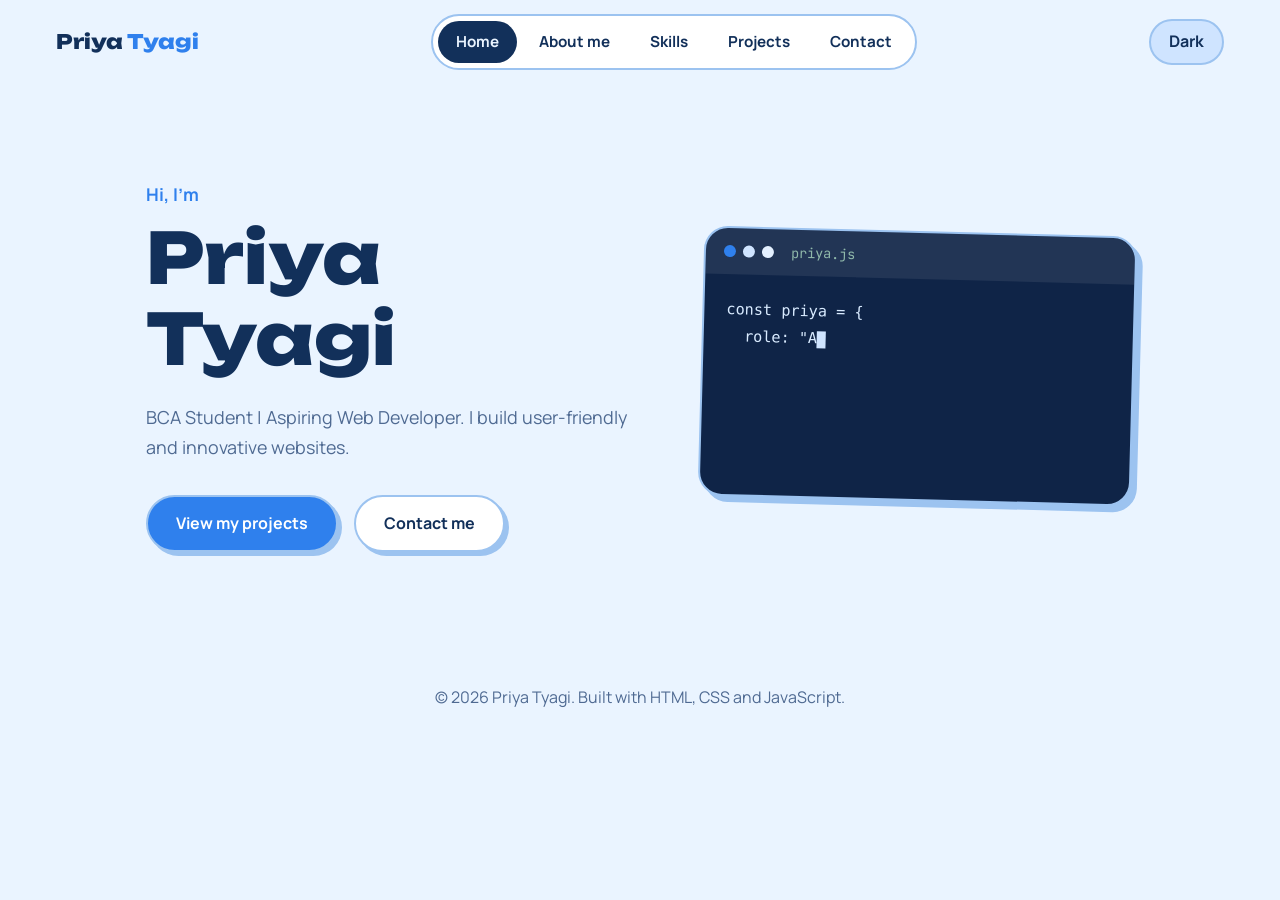
<file: index.html>
<!DOCTYPE html>
<html lang="en" data-theme="light">
<head>
  <meta charset="UTF-8">
  <meta name="viewport" content="width=device-width, initial-scale=1">
  <title>Priya Tyagi | Aspiring Web Developer</title>
  <meta name="description" content="Portfolio of Priya Tyagi, BCA student and aspiring web developer.">
  <link rel="preconnect" href="https://fonts.googleapis.com">
  <link rel="preconnect" href="https://fonts.gstatic.com" crossorigin>
  <link href="https://fonts.googleapis.com/css2?family=Unbounded:wght@500;700;800&family=Manrope:wght@400;500;700&family=JetBrains+Mono:wght@400&display=swap" rel="stylesheet">
  <link rel="stylesheet" href="style.css">
</head>
<body>

  <header class="site-header">
    <a href="index.html" class="logo">Priya<span> Tyagi</span></a>
    <nav id="nav" aria-label="Main">
      <a href="index.html" aria-current="page">Home</a>
      <a href="about.html">About me</a>
      <a href="skills.html">Skills</a>
      <a href="projects.html">Projects</a>
      <a href="contact.html">Contact</a>
    </nav>
    <div class="header-actions">
      <button id="themeBtn" class="icon-btn" aria-label="Switch to dark theme">Dark</button>
      <button id="menuBtn" class="icon-btn menu-btn" aria-label="Open menu" aria-expanded="false" aria-controls="nav">Menu</button>
    </div>
  </header>

  <main>
    <section id="home" class="hero">
      <div class="hero-text">
        <p class="hello">Hi, I'm</p>
        <h1>Priya Tyagi</h1>
        <p class="lead">BCA Student | Aspiring Web Developer. I build user-friendly and innovative websites.</p>
        <div class="hero-buttons">
          <a href="projects.html" class="btn btn-primary">View my projects</a>
          <a href="contact.html" class="btn btn-ghost">Contact me</a>
        </div>
      </div>

      <div class="code-card" aria-hidden="true">
        <div class="code-bar"><i></i><i></i><i></i><span>priya.js</span></div>
        <pre><code id="typed"></code><span class="cursor"></span></pre>
      </div>
    </section>
  </main>

  <footer>
    <p>&copy; <span id="year"></span> Priya Tyagi. Built with HTML, CSS and JavaScript.</p>
  </footer>

  <script src="script.js"></script>
</body>
</html>
</file>
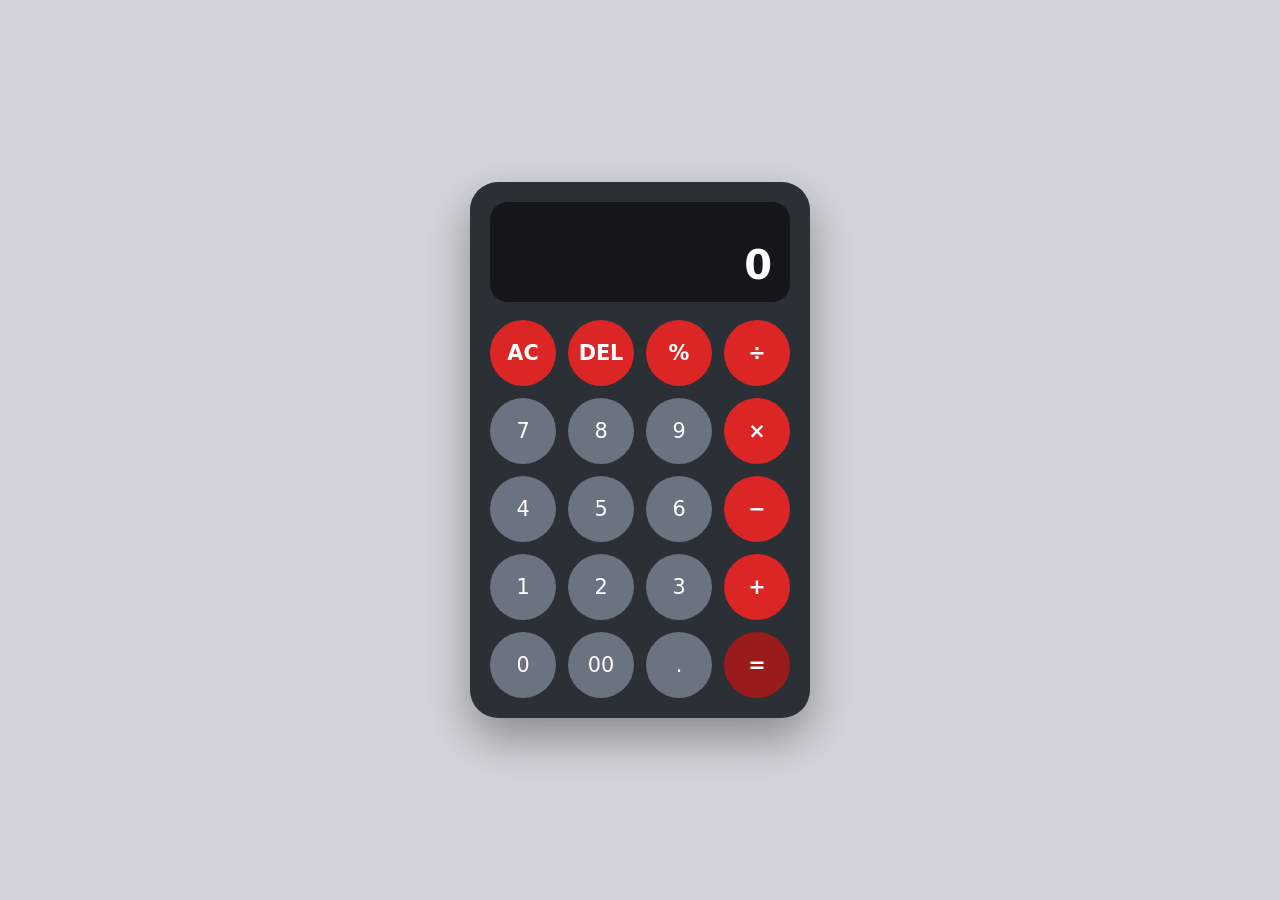
<file: Projects/Calculator/index.html>
<!DOCTYPE html>
<html lang="en">
<head>
  <meta charset="UTF-8" />
  <meta name="viewport" content="width=device-width, initial-scale=1.0" />
  <title>Simple Calculator</title>
  <link rel="stylesheet" href="style.css" />
</head>
<body>
  <main class="calculator" aria-label="Calculator">
    <!-- Display: top line shows the pending expression, bottom line shows the current number -->
    <div class="display">
      <div id="expression" class="expression"></div>
      <div id="result" class="result" aria-live="polite">0</div>
    </div>

    <!-- Button grid -->
    <div class="keys">
      <button class="key fn" data-action="clear">AC</button>
      <button class="key fn" data-action="delete">DEL</button>
      <button class="key fn" data-action="percent">%</button>
      <button class="key op" data-action="operator" data-value="/">÷</button>

      <button class="key" data-action="digit" data-value="7">7</button>
      <button class="key" data-action="digit" data-value="8">8</button>
      <button class="key" data-action="digit" data-value="9">9</button>
      <button class="key op" data-action="operator" data-value="*">×</button>

      <button class="key" data-action="digit" data-value="4">4</button>
      <button class="key" data-action="digit" data-value="5">5</button>
      <button class="key" data-action="digit" data-value="6">6</button>
      <button class="key op" data-action="operator" data-value="-">−</button>

      <button class="key" data-action="digit" data-value="1">1</button>
      <button class="key" data-action="digit" data-value="2">2</button>
      <button class="key" data-action="digit" data-value="3">3</button>
      <button class="key op" data-action="operator" data-value="+">+</button>

      <button class="key" data-action="digit" data-value="0">0</button>
      <button class="key" data-action="digit" data-value="00">00</button>
      <button class="key" data-action="decimal">.</button>
      <button class="key eq" data-action="equals">=</button>
    </div>
  </main>

  <script src="script.js"></script>
</body>
</html>
</file>
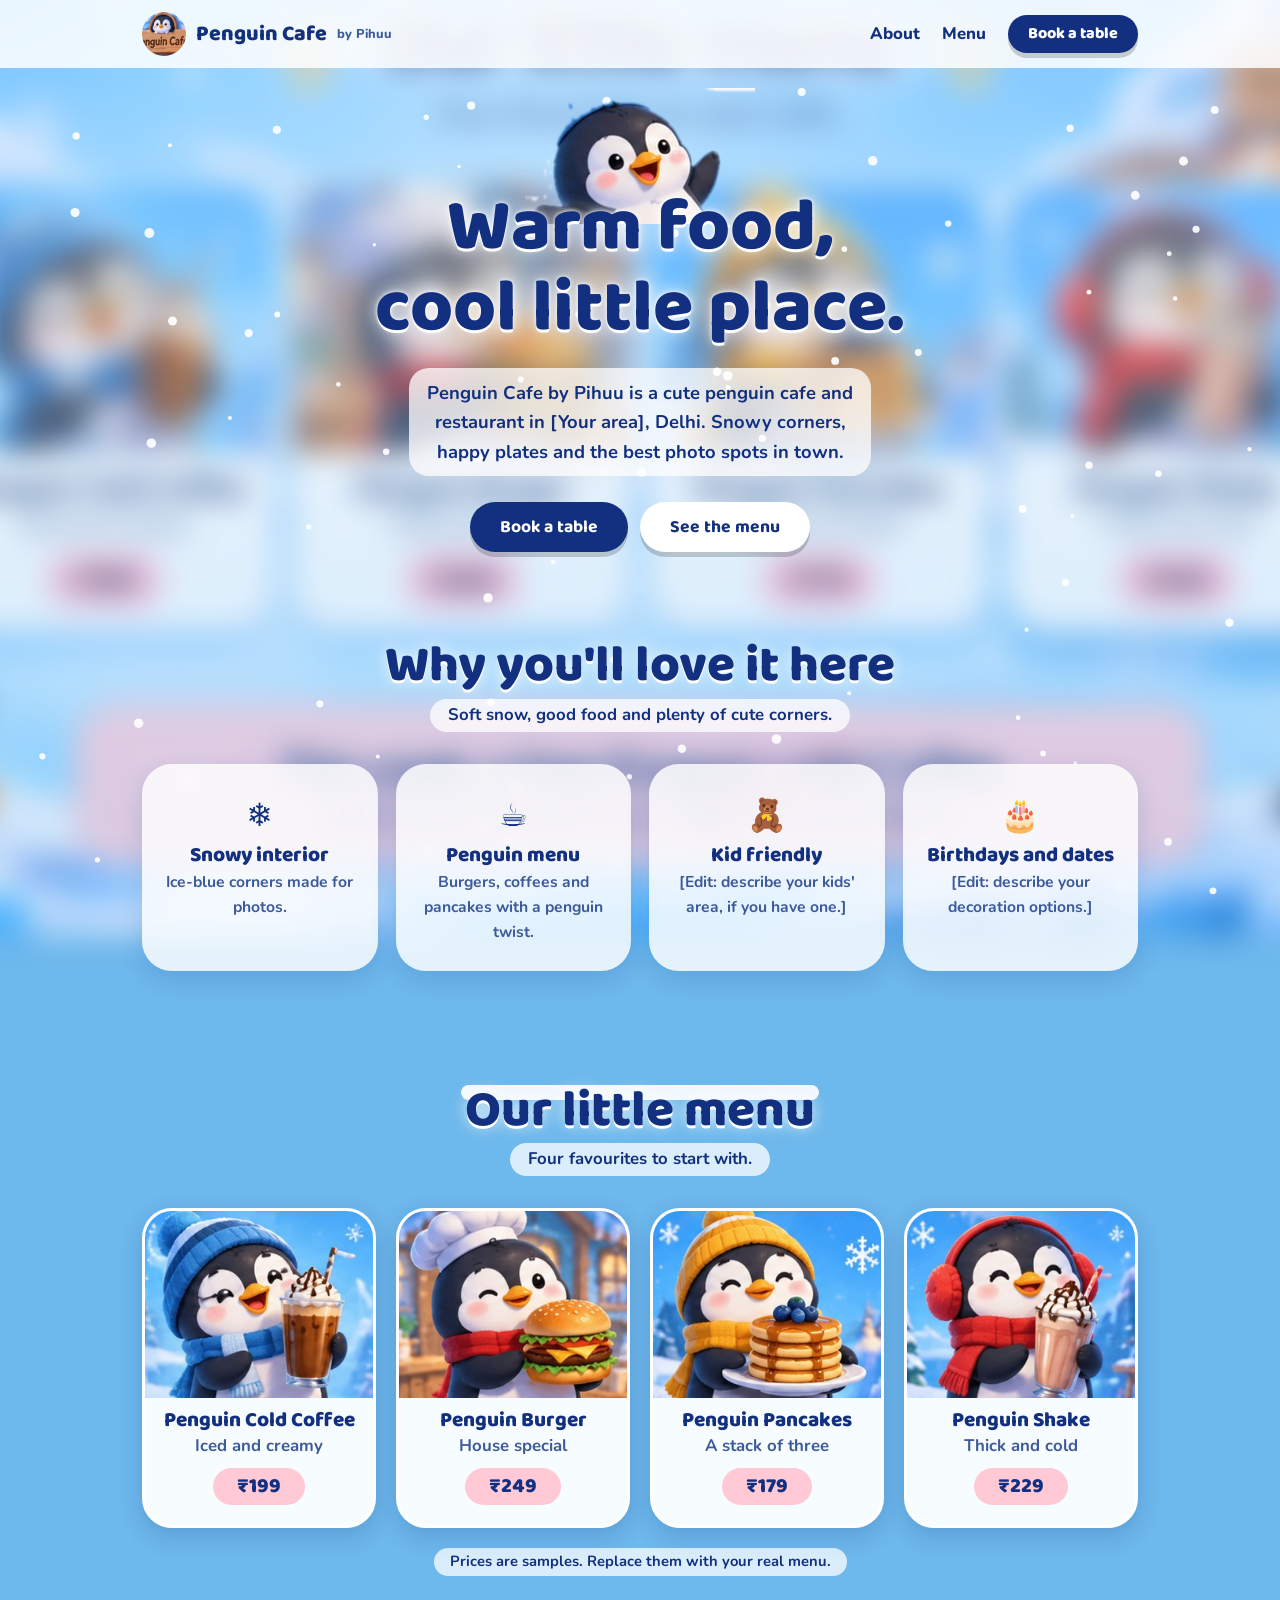
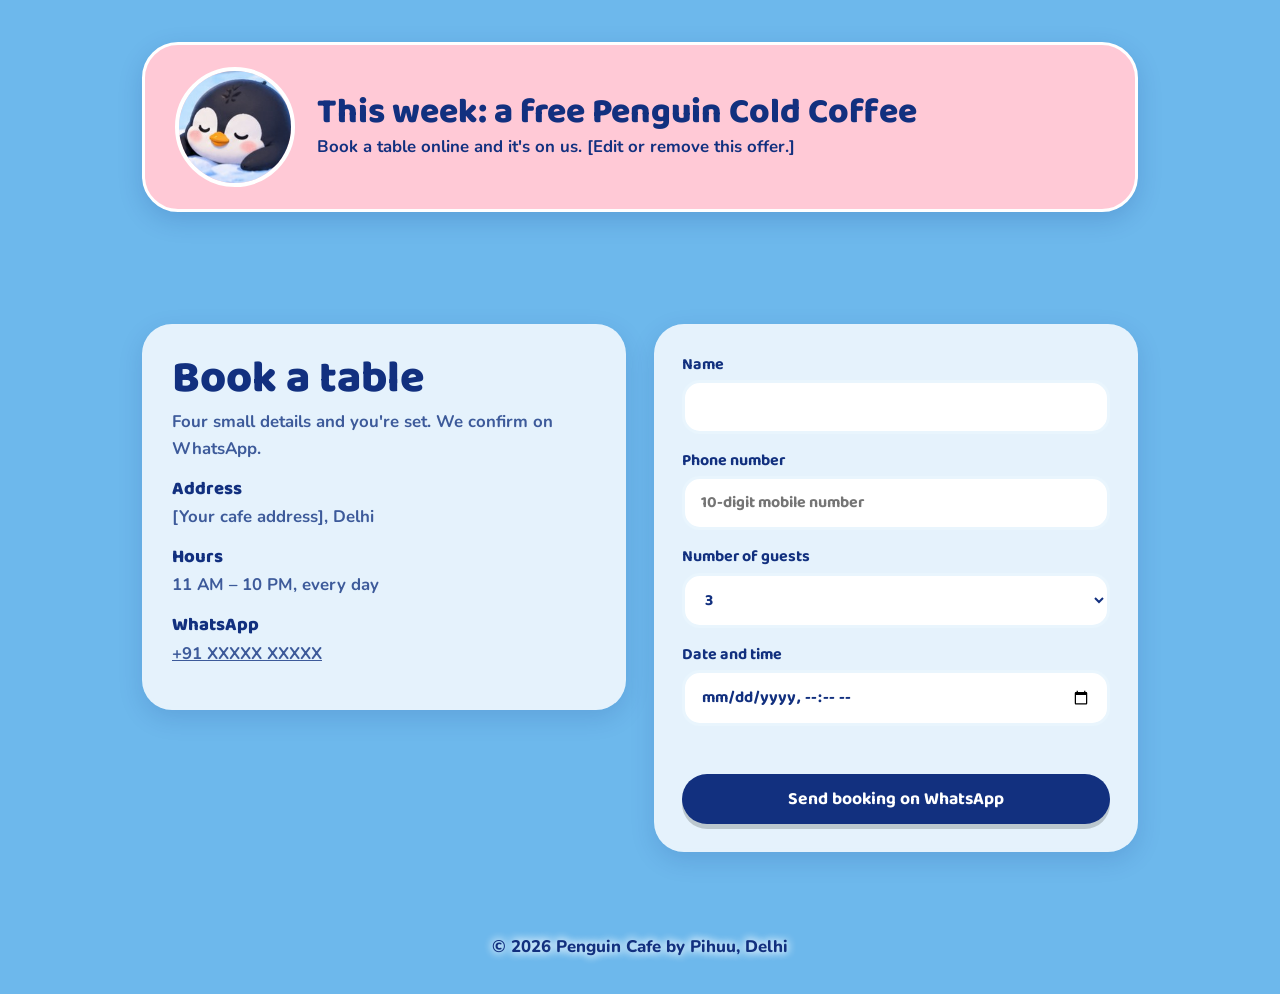
<file: Projects/penguin-cafe/index.html>
<!DOCTYPE html>
<html lang="en">
<head>
<meta charset="UTF-8">
<meta name="viewport" content="width=device-width, initial-scale=1">
<title>Penguin Cafe by Pihuu – a snowy, cosy cafe in Delhi</title>
<meta name="description" content="A cute penguin-themed cafe and restaurant in Delhi. Book a table in 30 seconds.">
<link rel="preconnect" href="https://fonts.googleapis.com">
<link href="https://fonts.googleapis.com/css2?family=Baloo+2:wght@600;700;800&family=Nunito:wght@500;700;800&display=swap" rel="stylesheet">
<link rel="stylesheet" href="style.css">
</head>
<body>

<!-- soft blurred snowy background (made from your image) + falling snow -->
<div class="bg" aria-hidden="true"></div>
<canvas id="snow" aria-hidden="true"></canvas>

<header>
  <div class="wrap nav">
    <a class="logo" href="#top"><img src="images/sign.jpg" alt="" width="44" height="44"> Penguin Cafe <small>by Pihuu</small></a>
    <nav class="links">
      <a href="#about">About</a>
      <a href="#menu">Menu</a>
      <a href="#book" class="btn">Book a table</a>
    </nav>
  </div>
</header>

<main id="top">

<section class="hero">
  <div class="wrap hero-center">
    <div class="peek-wrap">
      <img class="peek" src="images/penguin-peek.png" alt="Cute penguin peeking from behind the heading" width="230" height="136">
      <h1>Warm food,<br>cool little place.</h1>
    </div>
    <p>Penguin Cafe by Pihuu is a cute penguin cafe and restaurant in [Your area], Delhi. Snowy corners, happy plates and the best photo spots in town.</p>
    <div class="cta">
      <a class="btn" href="#book">Book a table</a>
      <a class="btn white" href="#menu">See the menu</a>
    </div>
  </div>
</section>

<section id="about">
  <div class="wrap">
    <div class="head">
      <h2>Why you'll love it here</h2>
      <p>Soft snow, good food and plenty of cute corners.</p>
    </div>
    <div class="exp">
      <div class="glass"><span class="emoji">❄️</span><h3>Snowy interior</h3><p>Ice-blue corners made for photos.</p></div>
      <div class="glass"><span class="emoji">☕</span><h3>Penguin menu</h3><p>Burgers, coffees and pancakes with a penguin twist.</p></div>
      <div class="glass"><span class="emoji">🧸</span><h3>Kid friendly</h3><p>[Edit: describe your kids' area, if you have one.]</p></div>
      <div class="glass"><span class="emoji">🎂</span><h3>Birthdays and dates</h3><p>[Edit: describe your decoration options.]</p></div>
    </div>
  </div>
</section>

<section id="menu">
  <div class="wrap">
    <div class="head">
      <h2 class="snowcap">Our little menu</h2>
      <p>Four favourites to start with.</p>
    </div>
    <div class="items">
      <article class="item"><img src="images/coffee.jpg" alt="Penguin in a blue hat holding an iced coffee"><div class="body"><h3>Penguin Cold Coffee</h3><p>Iced and creamy</p><span class="price">₹199</span></div></article>
      <article class="item"><img src="images/burger.jpg" alt="Penguin chef holding a burger"><div class="body"><h3>Penguin Burger</h3><p>House special</p><span class="price">₹249</span></div></article>
      <article class="item"><img src="images/pancakes.jpg" alt="Penguin in a yellow hat holding pancakes"><div class="body"><h3>Penguin Pancakes</h3><p>A stack of three</p><span class="price">₹179</span></div></article>
      <article class="item"><img src="images/shake.jpg" alt="Penguin in red earmuffs holding a milkshake"><div class="body"><h3>Penguin Shake</h3><p>Thick and cold</p><span class="price">₹229</span></div></article>
    </div>
    <p class="note">Prices are samples. Replace them with your real menu.</p>
  </div>
</section>

<section class="offer-sec">
  <div class="wrap">
    <div class="offer">
      <img src="images/mascot-right.jpg" alt="Sleepy penguin lying in the snow" class="sleepy">
      <div>
        <h2>This week: a free Penguin Cold Coffee</h2>
        <p>Book a table online and it's on us. [Edit or remove this offer.]</p>
      </div>
    </div>
  </div>
</section>

<section id="book">
  <div class="wrap book">
    <div class="info glass">
      <h2>Book a table</h2>
      <p>Four small details and you're set. We confirm on WhatsApp.</p>
      <p><strong>Address</strong>[Your cafe address], Delhi</p>
      <p><strong>Hours</strong>11 AM – 10 PM, every day</p>
      <p><strong>WhatsApp</strong><a href="https://wa.me/91XXXXXXXXXX">+91 XXXXX XXXXX</a></p>
    </div>

    <form id="bookingForm" class="glass" novalidate>
      <label>Name<input id="name" type="text" autocomplete="name" required></label>
      <label>Phone number<input id="phone" type="tel" inputmode="numeric" autocomplete="tel" placeholder="10-digit mobile number" required></label>
      <label>Number of guests
        <select id="guests">
          <option>1</option><option>2</option><option selected>3</option><option>4</option><option>5</option><option>6</option><option>7+</option>
        </select>
      </label>
      <label>Date and time<input id="when" type="datetime-local" required></label>
      <p class="err" id="err" role="alert"></p>
      <button class="btn" type="submit">Send booking on WhatsApp</button>
    </form>
  </div>
</section>

</main>

<footer>© <span id="yr"></span> Penguin Cafe by Pihuu, Delhi</footer>

<script src="script.js"></script>
</body>
</html>
</file>
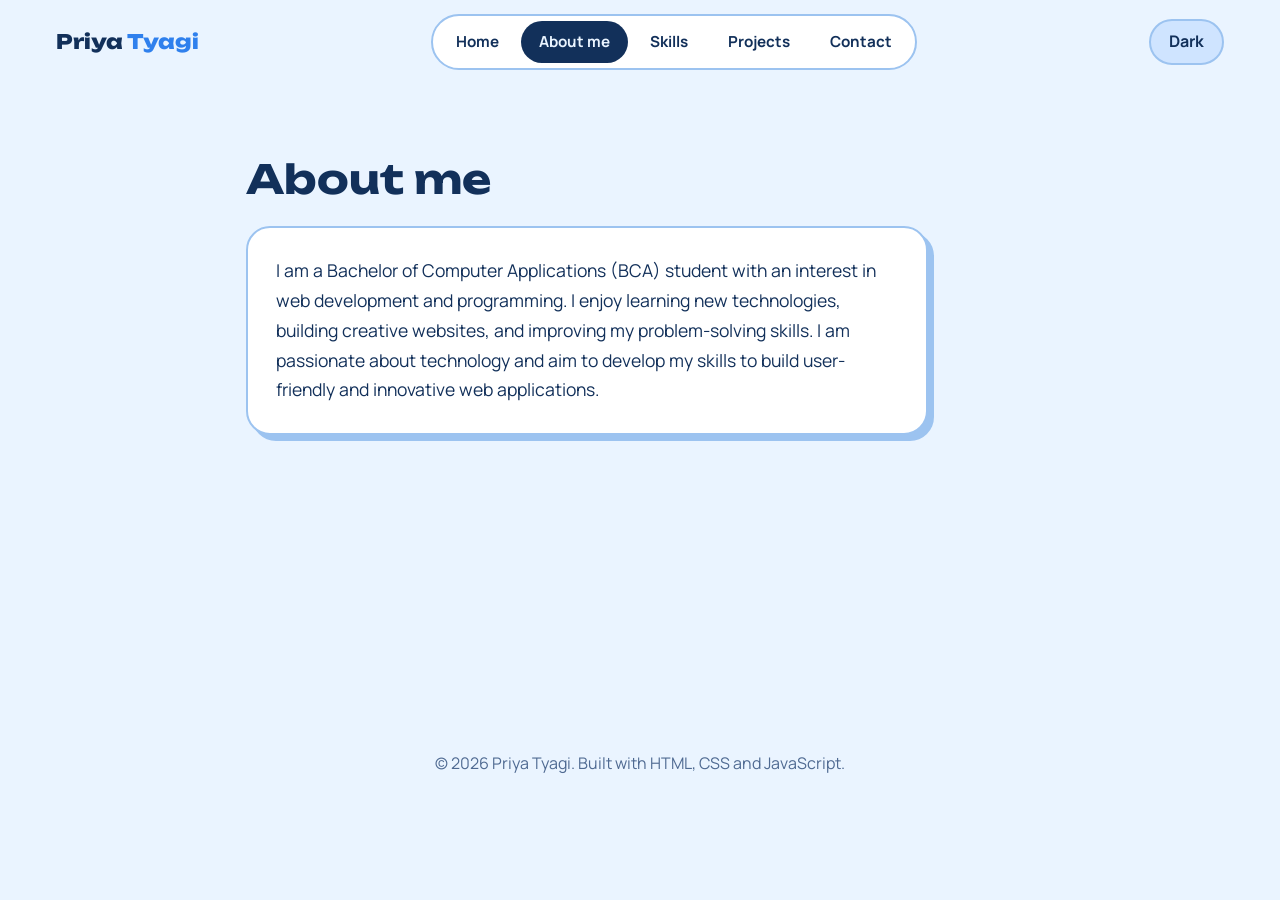
<file: about.html>
<!DOCTYPE html>
<html lang="en" data-theme="light">
<head>
  <meta charset="UTF-8">
  <meta name="viewport" content="width=device-width, initial-scale=1">
  <title>About me | Priya Tyagi</title>
  <meta name="description" content="Portfolio of Priya Tyagi, BCA student and aspiring web developer.">
  <link rel="preconnect" href="https://fonts.googleapis.com">
  <link rel="preconnect" href="https://fonts.gstatic.com" crossorigin>
  <link href="https://fonts.googleapis.com/css2?family=Unbounded:wght@500;700;800&family=Manrope:wght@400;500;700&family=JetBrains+Mono:wght@400&display=swap" rel="stylesheet">
  <link rel="stylesheet" href="style.css">
</head>
<body>

  <header class="site-header">
    <a href="index.html" class="logo">Priya<span> Tyagi</span></a>
    <nav id="nav" aria-label="Main">
      <a href="index.html">Home</a>
      <a href="about.html" aria-current="page">About me</a>
      <a href="skills.html">Skills</a>
      <a href="projects.html">Projects</a>
      <a href="contact.html">Contact</a>
    </nav>
    <div class="header-actions">
      <button id="themeBtn" class="icon-btn" aria-label="Switch to dark theme">Dark</button>
      <button id="menuBtn" class="icon-btn menu-btn" aria-label="Open menu" aria-expanded="false" aria-controls="nav">Menu</button>
    </div>
  </header>

  <main>
    <section id="about" class="section">
      <h2>About me</h2>
      <p class="about-text">I am a Bachelor of Computer Applications (BCA) student with an interest in web development and programming. I enjoy learning new technologies, building creative websites, and improving my problem-solving skills. I am passionate about technology and aim to develop my skills to build user-friendly and innovative web applications.</p>
    </section>
  </main>

  <footer>
    <p>&copy; <span id="year"></span> Priya Tyagi. Built with HTML, CSS and JavaScript.</p>
  </footer>

  <script src="script.js"></script>
</body>
</html>
</file>
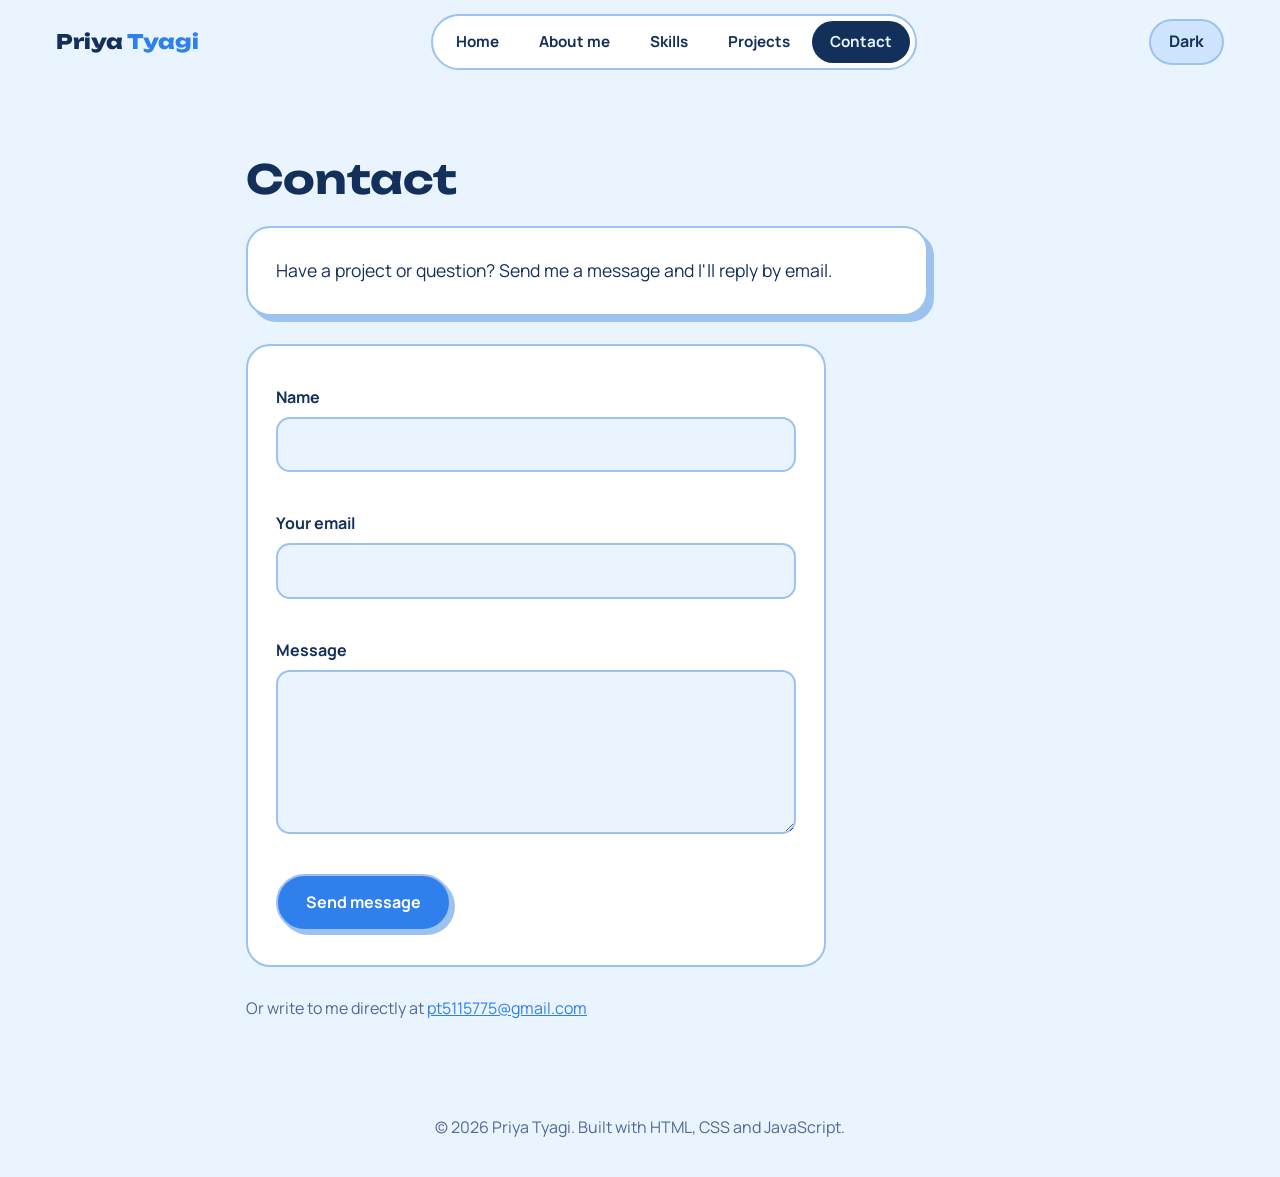
<file: contact.html>
<!DOCTYPE html>
<html lang="en" data-theme="light">
<head>
  <meta charset="UTF-8">
  <meta name="viewport" content="width=device-width, initial-scale=1">
  <title>Contact | Priya Tyagi</title>
  <meta name="description" content="Portfolio of Priya Tyagi, BCA student and aspiring web developer.">
  <link rel="preconnect" href="https://fonts.googleapis.com">
  <link rel="preconnect" href="https://fonts.gstatic.com" crossorigin>
  <link href="https://fonts.googleapis.com/css2?family=Unbounded:wght@500;700;800&family=Manrope:wght@400;500;700&family=JetBrains+Mono:wght@400&display=swap" rel="stylesheet">
  <link rel="stylesheet" href="style.css">
</head>
<body>

  <header class="site-header">
    <a href="index.html" class="logo">Priya<span> Tyagi</span></a>
    <nav id="nav" aria-label="Main">
      <a href="index.html">Home</a>
      <a href="about.html">About me</a>
      <a href="skills.html">Skills</a>
      <a href="projects.html">Projects</a>
      <a href="contact.html" aria-current="page">Contact</a>
    </nav>
    <div class="header-actions">
      <button id="themeBtn" class="icon-btn" aria-label="Switch to dark theme">Dark</button>
      <button id="menuBtn" class="icon-btn menu-btn" aria-label="Open menu" aria-expanded="false" aria-controls="nav">Menu</button>
    </div>
  </header>

  <main>
    <section id="contact" class="section">
      <h2>Contact</h2>
      <p class="about-text">Have a project or question? Send me a message and I'll reply by email.</p>

      <form id="contactForm" novalidate>
        <label for="name">Name</label>
        <input id="name" name="name" type="text" autocomplete="name">
        <small class="error" id="nameError"></small>

        <label for="email">Your email</label>
        <input id="email" name="email" type="email" autocomplete="email">
        <small class="error" id="emailError"></small>

        <label for="message">Message</label>
        <textarea id="message" name="message" rows="5"></textarea>
        <small class="error" id="messageError"></small>

        <button type="submit" class="btn btn-primary">Send message</button>
        <p id="formStatus" role="status"></p>
      </form>

      <p class="direct">Or write to me directly at <a id="mailLink" href="mailto:pt5115775@gmail.com">pt5115775@gmail.com</a></p>
    </section>
  </main>

  <footer>
    <p>&copy; <span id="year"></span> Priya Tyagi. Built with HTML, CSS and JavaScript.</p>
  </footer>

  <script src="script.js"></script>
</body>
</html>
</file>
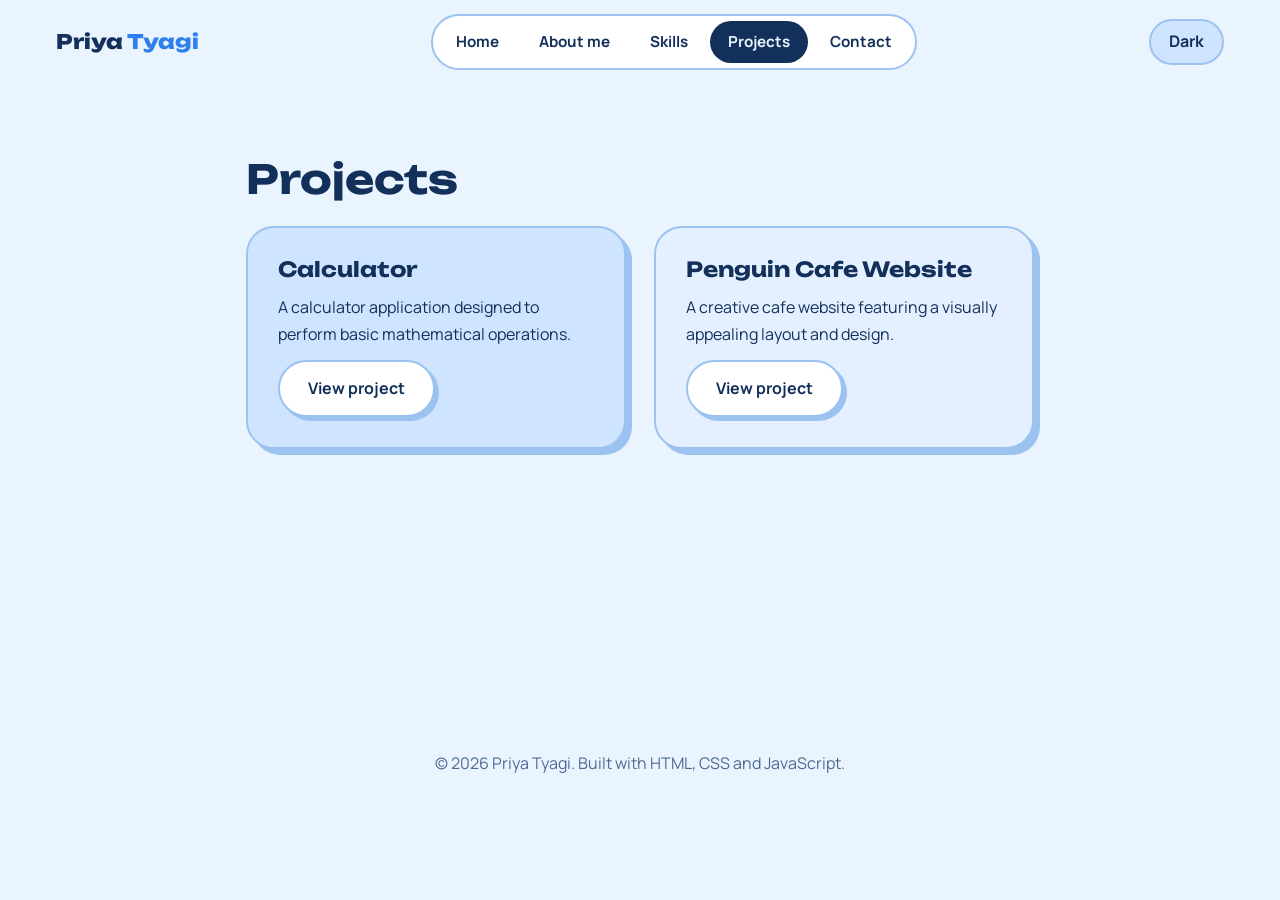
<file: projects.html>
<!DOCTYPE html>
<html lang="en" data-theme="light">
<head>
  <meta charset="UTF-8">
  <meta name="viewport" content="width=device-width, initial-scale=1">
  <title>Projects | Priya Tyagi</title>
  <meta name="description" content="Portfolio of Priya Tyagi, BCA student and aspiring web developer.">
  <link rel="preconnect" href="https://fonts.googleapis.com">
  <link rel="preconnect" href="https://fonts.gstatic.com" crossorigin>
  <link href="https://fonts.googleapis.com/css2?family=Unbounded:wght@500;700;800&family=Manrope:wght@400;500;700&family=JetBrains+Mono:wght@400&display=swap" rel="stylesheet">
  <link rel="stylesheet" href="style.css">
</head>
<body>

  <header class="site-header">
    <a href="index.html" class="logo">Priya<span> Tyagi</span></a>
    <nav id="nav" aria-label="Main">
      <a href="index.html">Home</a>
      <a href="about.html">About me</a>
      <a href="skills.html">Skills</a>
      <a href="projects.html" aria-current="page">Projects</a>
      <a href="contact.html">Contact</a>
    </nav>
    <div class="header-actions">
      <button id="themeBtn" class="icon-btn" aria-label="Switch to dark theme">Dark</button>
      <button id="menuBtn" class="icon-btn menu-btn" aria-label="Open menu" aria-expanded="false" aria-controls="nav">Menu</button>
    </div>
  </header>

  <main>
    <section id="projects" class="section">
      <h2>Projects</h2>
      <div class="projects">
        <article class="project">
          <h3>Calculator</h3>
          <p>A calculator application designed to perform basic mathematical operations.</p>
          <a href="projects/calculator/index.html" target="_blank" rel="noopener" class="btn btn-ghost">View project</a>
        </article>

        <article class="project">
          <h3>Penguin Cafe Website</h3>
          <p>A creative cafe website featuring a visually appealing layout and design.</p>
          <a href="projects/penguin-cafe/index.html" target="_blank" rel="noopener" class="btn btn-ghost">View project</a>
        </article>
      </div>
    </section>
  </main>

  <footer>
    <p>&copy; <span id="year"></span> Priya Tyagi. Built with HTML, CSS and JavaScript.</p>
  </footer>

  <script src="script.js"></script>
</body>
</html>
</file>
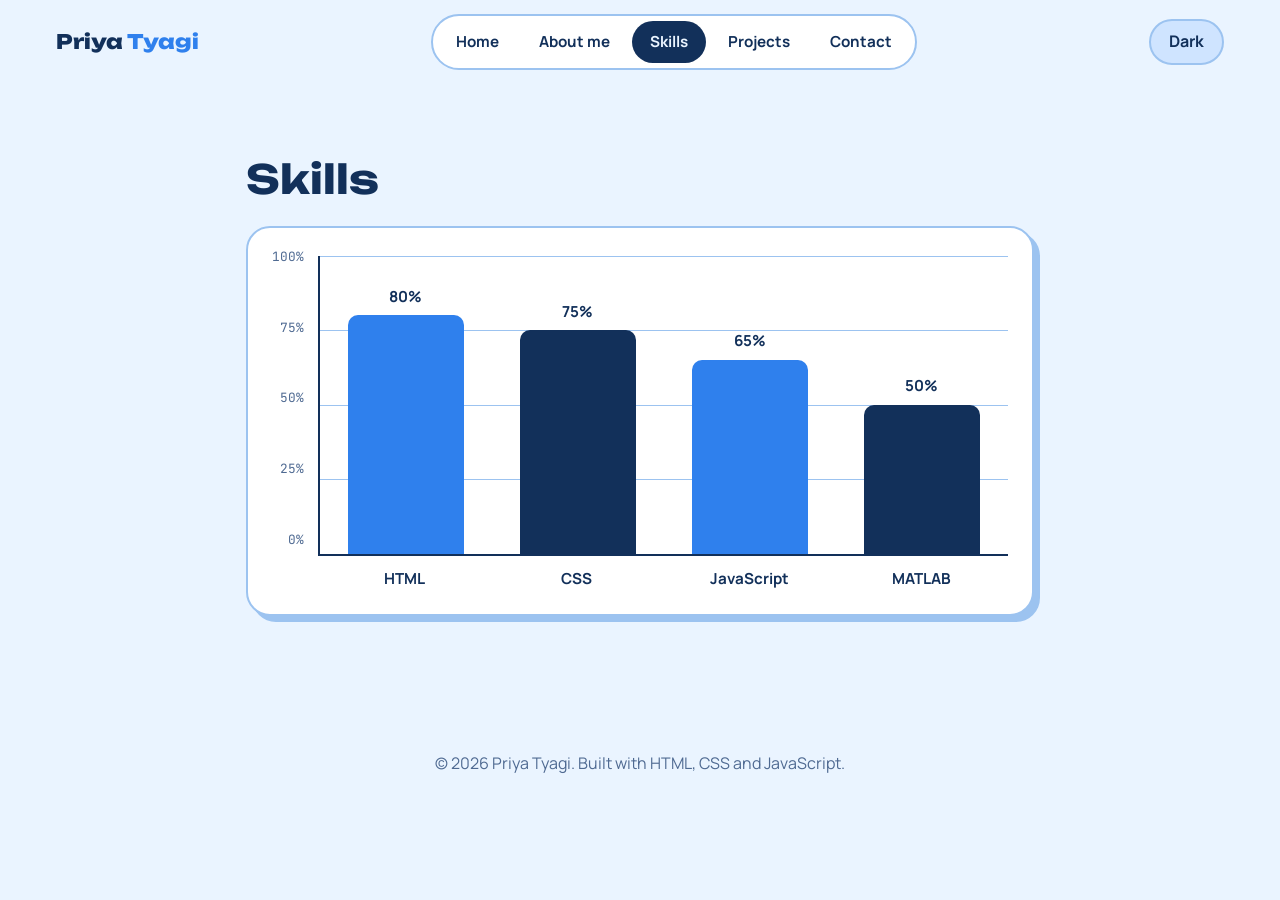
<file: skills.html>
<!DOCTYPE html>
<html lang="en" data-theme="light">
<head>
  <meta charset="UTF-8">
  <meta name="viewport" content="width=device-width, initial-scale=1">
  <title>Skills | Priya Tyagi</title>
  <meta name="description" content="Portfolio of Priya Tyagi, BCA student and aspiring web developer.">
  <link rel="preconnect" href="https://fonts.googleapis.com">
  <link rel="preconnect" href="https://fonts.gstatic.com" crossorigin>
  <link href="https://fonts.googleapis.com/css2?family=Unbounded:wght@500;700;800&family=Manrope:wght@400;500;700&family=JetBrains+Mono:wght@400&display=swap" rel="stylesheet">
  <link rel="stylesheet" href="style.css">
</head>
<body>

  <header class="site-header">
    <a href="index.html" class="logo">Priya<span> Tyagi</span></a>
    <nav id="nav" aria-label="Main">
      <a href="index.html">Home</a>
      <a href="about.html">About me</a>
      <a href="skills.html" aria-current="page">Skills</a>
      <a href="projects.html">Projects</a>
      <a href="contact.html">Contact</a>
    </nav>
    <div class="header-actions">
      <button id="themeBtn" class="icon-btn" aria-label="Switch to dark theme">Dark</button>
      <button id="menuBtn" class="icon-btn menu-btn" aria-label="Open menu" aria-expanded="false" aria-controls="nav">Menu</button>
    </div>
  </header>

  <main>
    <section id="skills" class="section">
      <h2>Skills</h2>
      <div class="chart" role="img" aria-label="Bar graph of skill levels: HTML 80%, CSS 75%, JavaScript 65%, MATLAB 50%">
        <div class="y-axis"><span>100%</span><span>75%</span><span>50%</span><span>25%</span><span>0%</span></div>
        <div class="plot">
          <div class="col"><span class="val">80%</span><div class="vbar" data-level="80"></div></div>
          <div class="col"><span class="val">75%</span><div class="vbar" data-level="75"></div></div>
          <div class="col"><span class="val">65%</span><div class="vbar" data-level="65"></div></div>
          <div class="col"><span class="val">50%</span><div class="vbar" data-level="50"></div></div>
        </div>
        <div></div>
        <div class="names"><span>HTML</span><span>CSS</span><span>JavaScript</span><span>MATLAB</span></div>
      </div>
    </section>
  </main>

  <footer>
    <p>&copy; <span id="year"></span> Priya Tyagi. Built with HTML, CSS and JavaScript.</p>
  </footer>

  <script src="script.js"></script>
</body>
</html>
</file>
<file: style.css>
/* ===== Light blue and white theme. Change these colours to restyle the site ===== */
:root {
  --bg: #eaf4ff;          /* page background (light blue) */
  --surface: #ffffff;     /* cards and inputs (white) */
  --ink: #12305a;         /* main text (deep blue) */
  --muted: #4f6a92;       /* secondary text */
  --line: #9cc3f0;        /* outlines and shadows */
  --accent: #2f80ed;      /* buttons and highlights (blue) */
  --accent-ink: #ffffff;
  --sun: #cfe4ff;         /* soft blue highlight */
  --mint: #e4f0ff;        /* lighter blue highlight */
  --code-bg: #0f2447;
  --code-ink: #d9ebff;
  --shadow: 6px 6px 0 var(--line);
}
[data-theme="dark"] {
  --bg: #0a1a33;
  --surface: #12284d;
  --ink: #eaf4ff;
  --muted: #9fb8dc;
  --line: #2c4d82;
  --accent: #6fb1ff;
  --accent-ink: #0a1a33;
  --sun: #1d3a6b;
  --mint: #16305a;
  --code-bg: #071326;
  --shadow: 6px 6px 0 #04101f;
}

* { box-sizing: border-box; margin: 0; padding: 0; }
html { scroll-behavior: smooth; }
body {
  font-family: "Manrope", system-ui, sans-serif;
  background: var(--bg);
  color: var(--ink);
  line-height: 1.7;
  transition: background .3s, color .3s;
}
h1, h2, h3, .logo { font-family: "Unbounded", "Segoe UI", sans-serif; line-height: 1.15; }
a { color: var(--accent); }
:focus-visible { outline: 3px solid var(--accent); outline-offset: 3px; }

/* ===== Header: logo on the left, nav as a pill group ===== */
.site-header {
  position: sticky; top: 0; z-index: 10;
  display: flex; align-items: center; justify-content: space-between; gap: 16px;
  padding: 14px clamp(16px, 5vw, 56px);
  background: var(--bg);
}
.logo { font-weight: 800; font-size: 1.25rem; color: var(--ink); text-decoration: none; }
.logo span { color: var(--accent); }
nav {
  display: flex; gap: 4px; padding: 5px;
  background: var(--surface); border: 2px solid var(--line); border-radius: 999px;
}
nav a { color: var(--ink); text-decoration: none; font-weight: 700; font-size: .95rem; padding: 8px 18px; border-radius: 999px; }
nav a:hover { background: var(--mint); color: var(--ink); }
nav a[aria-current="page"] { background: var(--ink); color: var(--bg); }
.header-actions { display: flex; gap: 8px; }
.icon-btn {
  font: inherit; font-weight: 700; cursor: pointer;
  background: var(--sun); color: var(--ink);
  border: 2px solid var(--line); border-radius: 999px; padding: 7px 18px;
}
.menu-btn { display: none; }

/* ===== Buttons ===== */
.btn {
  display: inline-block; font: inherit; font-weight: 700; cursor: pointer;
  padding: 13px 28px; border-radius: 999px; text-decoration: none;
  border: 2px solid var(--line); box-shadow: 4px 4px 0 var(--line);
  transition: transform .15s, box-shadow .15s;
}
.btn:hover { transform: translate(2px, 2px); box-shadow: 2px 2px 0 var(--line); }
.btn-primary { background: var(--accent); color: var(--accent-ink); }
.btn-ghost { background: var(--surface); color: var(--ink); }

/* ===== Hero ===== */
.hero {
  display: grid; grid-template-columns: 1.15fr 1fr; gap: 56px; align-items: center;
  max-width: 1100px; margin: 0 auto;
  padding: clamp(40px, 8vw, 96px) clamp(16px, 5vw, 56px);
}
.hello { font-weight: 700; color: var(--accent); font-size: 1.1rem; }
h1 { font-size: clamp(2.2rem, 7vw, 4.4rem); font-weight: 800; margin: 8px 0 22px; }
.lead { font-size: 1.12rem; color: var(--muted); max-width: 44ch; }
.hero-buttons { display: flex; flex-wrap: wrap; gap: 16px; margin-top: 32px; }

.code-card {
  background: var(--code-bg); color: var(--code-ink);
  border: 2px solid var(--line); border-radius: 24px; box-shadow: var(--shadow);
  overflow: hidden; transform: rotate(1.5deg);
}
.code-bar { display: flex; align-items: center; gap: 7px; padding: 14px 18px; background: rgba(255,255,255,.08); }
.code-bar i { width: 12px; height: 12px; border-radius: 50%; background: var(--accent); }
.code-bar i:nth-child(2) { background: var(--sun); }
.code-bar i:nth-child(3) { background: var(--mint); }
.code-bar span { margin-left: 10px; font: .85rem "JetBrains Mono", monospace; color: #8fb8aa; }
.code-card pre { padding: 22px; min-height: 220px; font: .95rem/1.75 "JetBrains Mono", monospace; white-space: pre-wrap; }
.cursor { display: inline-block; width: 9px; height: 1.1em; background: var(--sun); vertical-align: text-bottom; animation: blink 1s steps(1) infinite; }
@keyframes blink { 50% { opacity: 0; } }

/* ===== Sections ===== */
.section { max-width: 900px; margin: 0 auto; padding: 56px clamp(16px, 5vw, 56px); }
.section h2 { font-size: clamp(1.7rem, 4.5vw, 2.5rem); margin-bottom: 24px; }
.about-text {
  max-width: 62ch; font-size: 1.1rem;
  background: var(--surface); border: 2px solid var(--line); border-radius: 24px;
  padding: 28px; box-shadow: var(--shadow);
}

/* ===== Skills ===== */
.skills { list-style: none; display: grid; gap: 18px; }
.skills li {
  background: var(--surface); border: 2px solid var(--line); border-radius: 20px; padding: 18px 22px;
}
.skill-head { display: flex; justify-content: space-between; gap: 12px; margin-bottom: 10px; }
.skill-head span { color: var(--muted); font-size: .92rem; }
.bar { height: 16px; background: var(--bg); border: 2px solid var(--line); border-radius: 999px; overflow: hidden; }
.fill { height: 100%; width: 0; background: var(--accent); transition: width 1.1s ease; }
.skills li:nth-child(2) .fill { background: var(--sun); }
.skills li:nth-child(3) .fill { background: var(--mint); }
.skills li:nth-child(4) .fill { background: var(--sun); }
.skills li:nth-child(5) .fill { background: var(--mint); }

/* ===== Projects ===== */
.projects { display: grid; grid-template-columns: repeat(2, 1fr); gap: 28px; }
.project {
  border: 2px solid var(--line); border-radius: 28px; box-shadow: var(--shadow);
  padding: 30px; display: flex; flex-direction: column; gap: 12px; color: var(--ink);
}
.project:nth-child(1) { background: var(--sun); }
.project:nth-child(2) { background: var(--mint); }
.project h3 { font-size: 1.3rem; }
.tech { font: .88rem "JetBrains Mono", monospace; }
.project .btn { align-self: flex-start; margin-top: auto; }

/* ===== Contact form ===== */
form {
  display: grid; gap: 6px; max-width: 580px; margin-top: 28px;
  background: var(--surface); border: 2px solid var(--line); border-radius: 24px; padding: 28px;
}
label { font-weight: 700; margin-top: 10px; }
input, textarea {
  font: inherit; color: var(--ink); background: var(--bg);
  border: 2px solid var(--line); border-radius: 14px; padding: 12px 14px;
}
input.invalid, textarea.invalid { border-color: #d6293e; }
.error { color: #d6293e; min-height: 1.2em; font-weight: 500; }
form .btn { justify-self: start; margin-top: 12px; }
#formStatus { color: var(--accent); font-weight: 700; }
.direct { margin-top: 28px; color: var(--muted); }
.btn-whatsapp { background: #25d366; color: var(--ink); margin-top: 22px; }

footer { text-align: center; padding: 36px 16px; color: var(--muted); }

/* One-section pages get some breathing room */
main > .section:only-child { min-height: 70vh; padding-top: clamp(32px, 6vw, 72px); }

/* ===== Responsive: tablets and phones ===== */
@media (max-width: 800px) {
  .hero { grid-template-columns: 1fr; gap: 44px; }
  .projects { grid-template-columns: 1fr; }
  .code-card { transform: none; }
  .menu-btn { display: inline-block; }
  nav {
    display: none; position: absolute; top: 100%; left: clamp(16px, 5vw, 56px); right: clamp(16px, 5vw, 56px);
    flex-direction: column; border-radius: 24px; padding: 8px; box-shadow: var(--shadow);
  }
  nav.open { display: flex; }
  nav a { padding: 12px 18px; }
  .skill-head { flex-direction: column; gap: 0; }
}

/* Respect people who prefer less motion */
@media (prefers-reduced-motion: reduce) {
  html { scroll-behavior: auto; }
  .cursor { animation: none; }
  .fill, .btn { transition: none; }
}

/* ===== Skill tags ===== */
.tags { list-style: none; display: flex; flex-wrap: wrap; gap: 16px; }
.tags li {
  padding: 10px 26px; border: 2px solid var(--line); border-radius: 999px;
  font-weight: 700; font-size: 1.05rem; color: var(--ink);
  background: var(--sun); box-shadow: 3px 3px 0 var(--line);
}
.tags li:nth-child(2n) { background: var(--mint); }
.tags li:nth-child(3n) { background: var(--accent); color: var(--accent-ink); border-color: var(--accent); }

/* ===== Skills bar graph ===== */
.chart { display: grid; grid-template-columns: auto 1fr; column-gap: 14px; row-gap: 10px;
  background: var(--surface); border: 2px solid var(--line); border-radius: 24px; padding: 28px 24px 22px; box-shadow: var(--shadow); }
.y-axis { display: flex; flex-direction: column; justify-content: space-between; height: 300px; font: .8rem "JetBrains Mono", monospace; color: var(--muted); text-align: right; transform: translateY(-.6em); padding-bottom: 0; }
.plot {
  height: 300px; display: flex; justify-content: space-around; align-items: flex-end;
  border-left: 2px solid var(--ink); border-bottom: 2px solid var(--ink);
  background: repeating-linear-gradient(to top, transparent 0, transparent calc(25% - 1px), var(--line) calc(25% - 1px), var(--line) 25%);
}
.col { width: 17%; height: 100%; display: flex; flex-direction: column; justify-content: flex-end; align-items: center; gap: 6px; }
.val { font-weight: 700; font-size: .95rem; }
.vbar { width: 100%; height: 0; background: var(--accent); border-radius: 10px 10px 0 0; transition: height 1.1s ease; }
.col:nth-child(even) .vbar { background: var(--ink); }
.names { display: flex; justify-content: space-around; font-weight: 700; }
.names span { width: 17%; text-align: center; font-size: .95rem; }
@media (max-width: 800px) {
  .chart { padding: 20px 12px 16px; column-gap: 8px; }
  .y-axis, .plot { height: 240px; }
  .names span { font-size: .75rem; }
  .val { font-size: .8rem; }
}
@media (prefers-reduced-motion: reduce) { .vbar { transition: none; } }
</file>
<file: Projects/Calculator/style.css>
/* ---------- Page ---------- */
* {
  box-sizing: border-box;
  margin: 0;
  padding: 0;
}

body {
  min-height: 100vh;
  display: grid;
  place-items: center;
  background: #d1d5db;                 /* light grey page */
  font-family: "Segoe UI", system-ui, sans-serif;
}

/* ---------- Calculator body ---------- */
.calculator {
  width: min(340px, 92vw);
  padding: 20px;
  border-radius: 28px;
  background: #2b2f36;                 /* charcoal body */
  box-shadow: 0 20px 45px rgba(0, 0, 0, 0.35);
}

/* ---------- Display ---------- */
.display {
  min-height: 100px;
  margin-bottom: 18px;
  padding: 14px 18px;
  border-radius: 18px;
  background: #14171c;
  color: #f9fafb;
  text-align: right;
  display: flex;
  flex-direction: column;
  justify-content: flex-end;
  overflow: hidden;
}

.expression {
  min-height: 20px;
  font-size: 0.95rem;
  color: #9ca3af;
  word-break: break-all;
}

.result {
  font-size: 2.5rem;
  font-weight: 600;
  word-break: break-all;
}

/* Error messages (e.g. divide by zero) use a smaller red font */
.result.error {
  font-size: 1.3rem;
  color: #f87171;
}

/* ---------- Button grid (4 columns) ---------- */
.keys {
  display: grid;
  grid-template-columns: repeat(4, 1fr);
  gap: 12px;
}

/* Every key is a perfect circle: equal width and height + 50% radius */
.key {
  aspect-ratio: 1 / 1;
  border: none;
  border-radius: 50%;
  background: #6b7280;                 /* grey = numbers */
  color: #ffffff;
  font-size: 1.3rem;
  font-family: inherit;
  cursor: pointer;
  transition: transform 0.08s ease, filter 0.15s ease;
}

.key:hover  { filter: brightness(1.12); }
.key:active { transform: scale(0.93); }
.key:focus-visible { outline: 3px solid #fca5a5; outline-offset: 2px; }

/* Red = symbols (AC, DEL, %, ÷, ×, −, +) */
.key.fn,
.key.op { background: #dc2626; font-weight: 600; }

/* Equals key: deeper red so it stands out */
.key.eq { background: #991b1b; font-weight: 700; }

@media (prefers-reduced-motion: reduce) {
  .key { transition: none; }
}
</file>
<file: Projects/penguin-cafe/style.css>
:root{
  --navy:#12307f; --sky:#6db8ec; --pale:#e9f5fd; --pink:#ffc9d6; --yellow:#ffc83d; --white:#fff; --soft:#3d5a9a;
}
*{box-sizing:border-box;margin:0;padding:0}
html{scroll-behavior:smooth}
body{font-family:'Nunito',system-ui,sans-serif;font-weight:700;color:var(--navy);line-height:1.6;font-size:1.05rem;background:var(--sky)}
h1,h2,h3{font-family:'Baloo 2',sans-serif;font-weight:800;line-height:1.1}
a{color:inherit}
img{max-width:100%;display:block}
.wrap{max-width:1040px;margin:0 auto;padding:0 22px}
:focus-visible{outline:3px solid var(--navy);outline-offset:3px;border-radius:12px}

/* background: your image, blurred so the baked-in text is not readable */
.bg{position:fixed;inset:0;z-index:-2;background:url("images/bg.jpg") center/cover no-repeat;filter:blur(14px) saturate(1.1);transform:scale(1.08)}
.bg::after{content:"";position:absolute;inset:0;background:linear-gradient(180deg,rgba(233,245,253,.35),rgba(109,184,236,.25))}
#snow{position:fixed;inset:0;width:100%;height:100%;z-index:-1;pointer-events:none}

.glass{background:rgba(255,255,255,.82);backdrop-filter:blur(6px);border-radius:30px;box-shadow:0 8px 24px rgba(18,48,127,.15)}

.btn{display:inline-block;font-family:'Baloo 2',sans-serif;font-weight:700;font-size:1.1rem;background:var(--navy);color:var(--white);border:0;border-radius:999px;padding:11px 30px;text-decoration:none;cursor:pointer;box-shadow:0 5px 0 rgba(0,0,0,.18);transition:transform .15s,box-shadow .15s}
.btn:hover{transform:translateY(2px);box-shadow:0 3px 0 rgba(0,0,0,.18)}
.btn.white{background:var(--white);color:var(--navy)}

header{position:sticky;top:0;z-index:5;background:rgba(255,255,255,.85);backdrop-filter:blur(8px)}
.nav{display:flex;justify-content:space-between;align-items:center;height:68px}
.logo{display:flex;align-items:center;gap:10px;font-family:'Baloo 2';font-weight:800;font-size:1.35rem;text-decoration:none}
.logo small{font-family:'Nunito',sans-serif;font-weight:800;font-size:.8rem;color:var(--soft);align-self:flex-end;margin-bottom:12px}
.logo img{border-radius:50%;object-fit:cover;width:44px;height:44px}
.links{display:flex;gap:22px;align-items:center}
.links a{text-decoration:none;font-weight:800}
.links a.btn{color:var(--white);padding:6px 20px;font-size:1rem}
@media(max-width:640px){.links a:not(.btn){display:none}.logo{font-size:1.1rem}}

/* hero: penguin peeks out from behind the heading */
.hero{padding:120px 0 30px}
.hero-center{text-align:center}
.peek-wrap{position:relative;display:inline-block}
.peek{position:absolute;left:50%;top:-100px;width:min(230px,52vw);height:auto;z-index:0;transform:translateX(-50%);animation:pop .9s cubic-bezier(.2,1.4,.4,1) both,bob 3s ease-in-out 1s infinite}
@keyframes pop{from{transform:translate(-50%,70px)}to{transform:translate(-50%,0)}}
@keyframes bob{0%,100%{transform:translate(-50%,0)}50%{transform:translate(-50%,-8px)}}
.hero h1{position:relative;z-index:1;font-size:clamp(2.6rem,7vw,4.6rem);color:var(--navy);text-shadow:0 3px 0 #fff,0 0 4px #fff,0 0 18px rgba(255,255,255,.95)}
.hero p{margin:18px auto 26px;max-width:42ch;font-size:1.15rem;background:rgba(255,255,255,.75);padding:10px 16px;border-radius:20px}
.cta{display:flex;gap:12px;flex-wrap:wrap;justify-content:center}
@media(max-width:640px){.hero{padding-top:100px}.peek{top:-82px}}

section{padding:56px 0}
.head{display:flex;flex-direction:column;align-items:center;text-align:center;margin-bottom:32px}
.head h2{font-size:clamp(2rem,5vw,3.2rem);margin-bottom:4px;text-shadow:0 3px 0 #fff,0 0 16px rgba(255,255,255,.9)}
.head p{display:inline-block;background:rgba(255,255,255,.75);padding:3px 18px;border-radius:999px}
/* snowy cap on the heading, like your image */
.snowcap{position:relative;display:inline-block}
.snowcap::before{content:"";position:absolute;left:-4px;right:-4px;top:2px;height:.3em;background:#fff;border-radius:999px;opacity:.9;z-index:-1}

.exp{display:grid;grid-template-columns:repeat(auto-fit,minmax(215px,1fr));gap:18px}
.exp .glass{padding:26px 22px;text-align:center}
.exp .emoji{font-size:2rem;display:block;margin-bottom:4px}
.exp h3{font-size:1.3rem;margin-bottom:2px}
.exp p{color:var(--soft);font-size:.98rem;font-weight:700}

/* menu cards, same as your image */
.items{display:grid;grid-template-columns:repeat(auto-fit,minmax(220px,1fr));gap:20px}
.item{background:rgba(255,255,255,.95);border-radius:30px;overflow:hidden;box-shadow:0 8px 24px rgba(18,48,127,.2);border:3px solid #fff;transition:transform .2s}
.item:hover{transform:translateY(-6px)}
.item img{width:100%;aspect-ratio:1/.82;object-fit:cover}
.item .body{padding:12px 16px 20px;text-align:center}
.item h3{font-size:1.3rem}
.item p{color:var(--soft);font-weight:700}
.price{display:inline-block;margin-top:8px;background:var(--pink);border-radius:999px;padding:2px 24px;font-family:'Baloo 2';font-weight:800;font-size:1.3rem}
.note{text-align:center;margin-top:20px;font-size:.92rem}
.note{display:table;margin-inline:auto;background:rgba(255,255,255,.75);padding:2px 16px;border-radius:999px;margin-top:20px}

/* offer */
.offer-sec{padding-top:10px}
.offer{display:flex;align-items:center;gap:22px;background:var(--pink);border-radius:36px;padding:22px 30px;box-shadow:0 8px 24px rgba(18,48,127,.18);border:3px solid #fff}
.offer .sleepy{width:120px;height:120px;border-radius:50%;object-fit:cover;border:4px solid #fff;flex:none}
.offer h2{font-size:clamp(1.5rem,3.6vw,2.2rem);margin-bottom:2px}
@media(max-width:640px){.offer{flex-direction:column;text-align:center}}

/* booking */
.book{display:grid;grid-template-columns:1fr 1fr;gap:28px;align-items:start}
@media(max-width:760px){.book{grid-template-columns:1fr}}
.info{padding:30px}
.info h2{font-size:clamp(2rem,4.5vw,2.8rem);margin-bottom:6px}
.info p{margin-bottom:12px;color:var(--soft)}
.info strong{display:block;font-family:'Baloo 2';font-weight:800;color:var(--navy);font-size:1.15rem}
form{padding:28px;display:grid;gap:14px}
label{font-family:'Baloo 2';font-weight:700;font-size:1rem;display:grid;gap:3px}
input,select{font:inherit;font-weight:700;padding:11px 16px;border:3px solid var(--pale);border-radius:18px;background:var(--white);color:var(--navy)}
input:focus,select:focus{border-color:var(--navy);outline:none}
.err{min-height:1.3em;color:#b3261e;font-size:.95rem}

footer{text-align:center;padding:26px 0 34px;font-weight:800}
footer{color:var(--navy);text-shadow:0 0 10px #fff,0 0 10px #fff}

@media(prefers-reduced-motion:reduce){.peek{animation:none}html{scroll-behavior:auto}.btn,.item{transition:none}}
</file>
